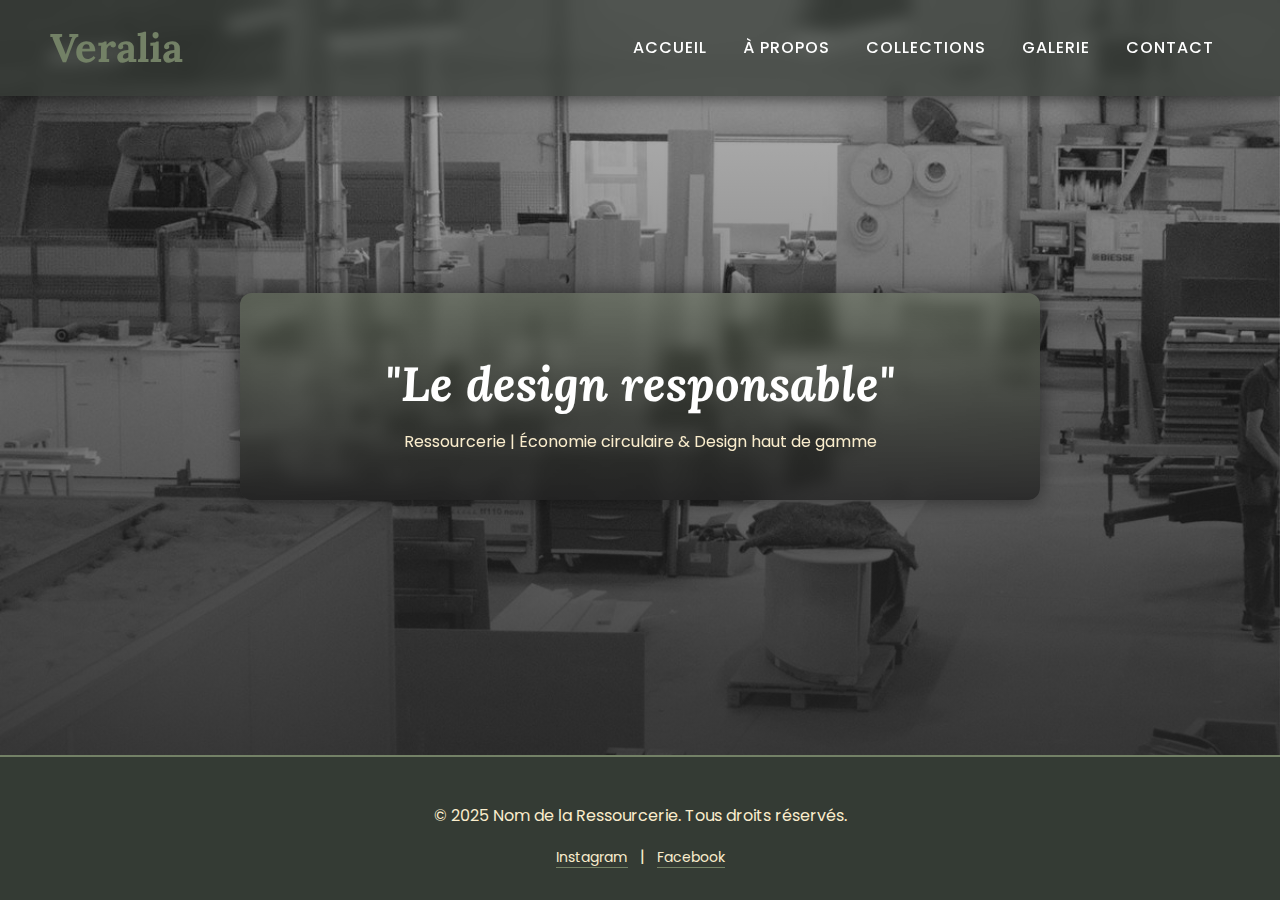
<file: index.html>
<!DOCTYPE html>
<html lang="fr">
<head>
    <meta charset="UTF-8">
    <meta name="viewport" content="width=device-width, initial-scale=1.0">
    <title>Nom de la Ressourcerie | Mobilier unique & éco-design</title>
    <link rel="stylesheet" href="style/style.css">
</head>
<body>
    <header class="header">
        <div class="logo">Veralia</div>
        <nav class="nav" aria-label="Navigation principale">
            <a href="index.html">Accueil</a>
            <a href="apropos.html">À propos</a>
            <a href="collections.html">Collections</a>
            <a href="galerie.html">Galerie</a>
            <a href="contact.html">Contact</a>
        </nav>
    </header>

    <br>
    <br>
    <br>

    <main>
        <section class="hero container">
            <h1><em>"Le design responsable"</em></h1>
            <p>Ressourcerie | Économie circulaire & Design haut de gamme</p>
        </section>
    </main>

    <footer class="footer">
        <p>&copy; 2025 Nom de la Ressourcerie. Tous droits réservés.</p>
        <div class="social-links">
            <a href="https://instagram.com" target="_blank">Instagram</a> | 
            <a href="https://facebook.com" target="_blank">Facebook</a>
        </div>
    </footer>
</body>
</html>
</file>
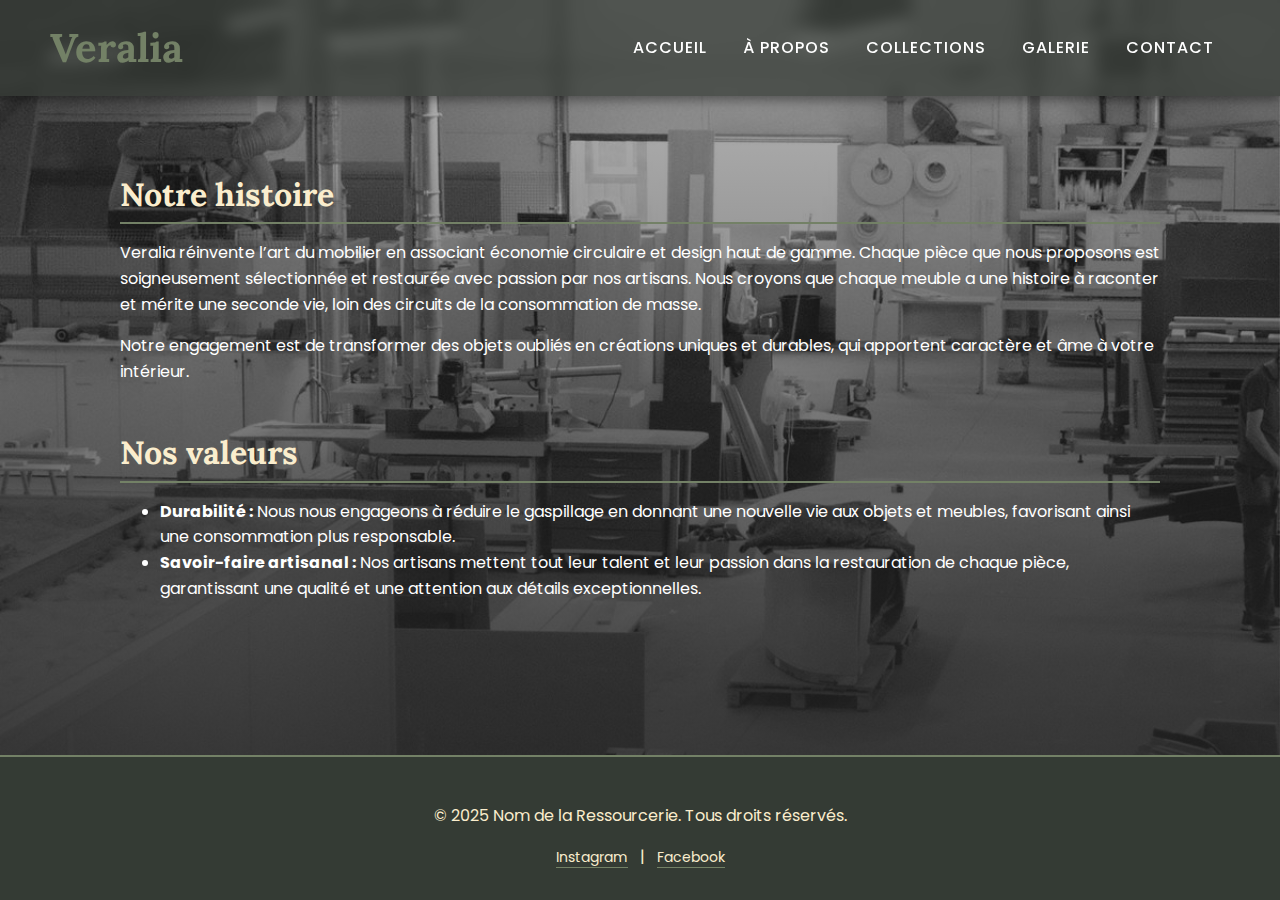
<file: apropos.html>
<!DOCTYPE html>
<html lang="fr">
<head>
    <meta charset="UTF-8">
    <meta name="viewport" content="width=device-width, initial-scale=1.0">
    <title>À propos de nous | Nom de la Ressourcerie</title>
    <link rel="stylesheet" href="style/style.css">
</head>
<body>
    <header class="header">
        <div class="logo">Veralia</div>
        <nav class="nav" aria-label="Navigation principale">
            <a href="index.html">Accueil</a>
            <a href="apropos.html">À propos</a>
            <a href="collections.html">Collections</a>
            <a href="galerie.html">Galerie</a>
            <a href="contact.html">Contact</a>
        </nav>
    </header>

    <main>
        <section class="container">
            <h2>Notre histoire</h2>
            <p>Veralia réinvente l’art du mobilier en associant économie circulaire et design haut de gamme. Chaque pièce que nous proposons est soigneusement sélectionnée et restaurée avec passion par nos artisans. Nous croyons que chaque meuble a une histoire à raconter et mérite une seconde vie, loin des circuits de la consommation de masse.</p>
            <p>Notre engagement est de transformer des objets oubliés en créations uniques et durables, qui apportent caractère et âme à votre intérieur.</p>

            <h2>Nos valeurs </h2>
            <ul aria-label="Nos valeurs fondamentales">
                <li><strong>Durabilité :</strong> Nous nous engageons à réduire le gaspillage en donnant une nouvelle vie aux objets et meubles, favorisant ainsi une consommation plus responsable.</li>
                <li><strong>Savoir-faire artisanal :</strong> Nos artisans mettent tout leur talent et leur passion dans la restauration de chaque pièce, garantissant une qualité et une attention aux détails exceptionnelles.</li>
            </ul>
        </section>
    </main>

    <footer class="footer">
        <p>&copy; 2025 Nom de la Ressourcerie. Tous droits réservés.</p>
        <div class="social-links">
            <a href="https://instagram.com" target="_blank">Instagram</a> | 
            <a href="https://facebook.com" target="_blank">Facebook</a>
        </div>
    </footer>
</body>
</html>
</file>
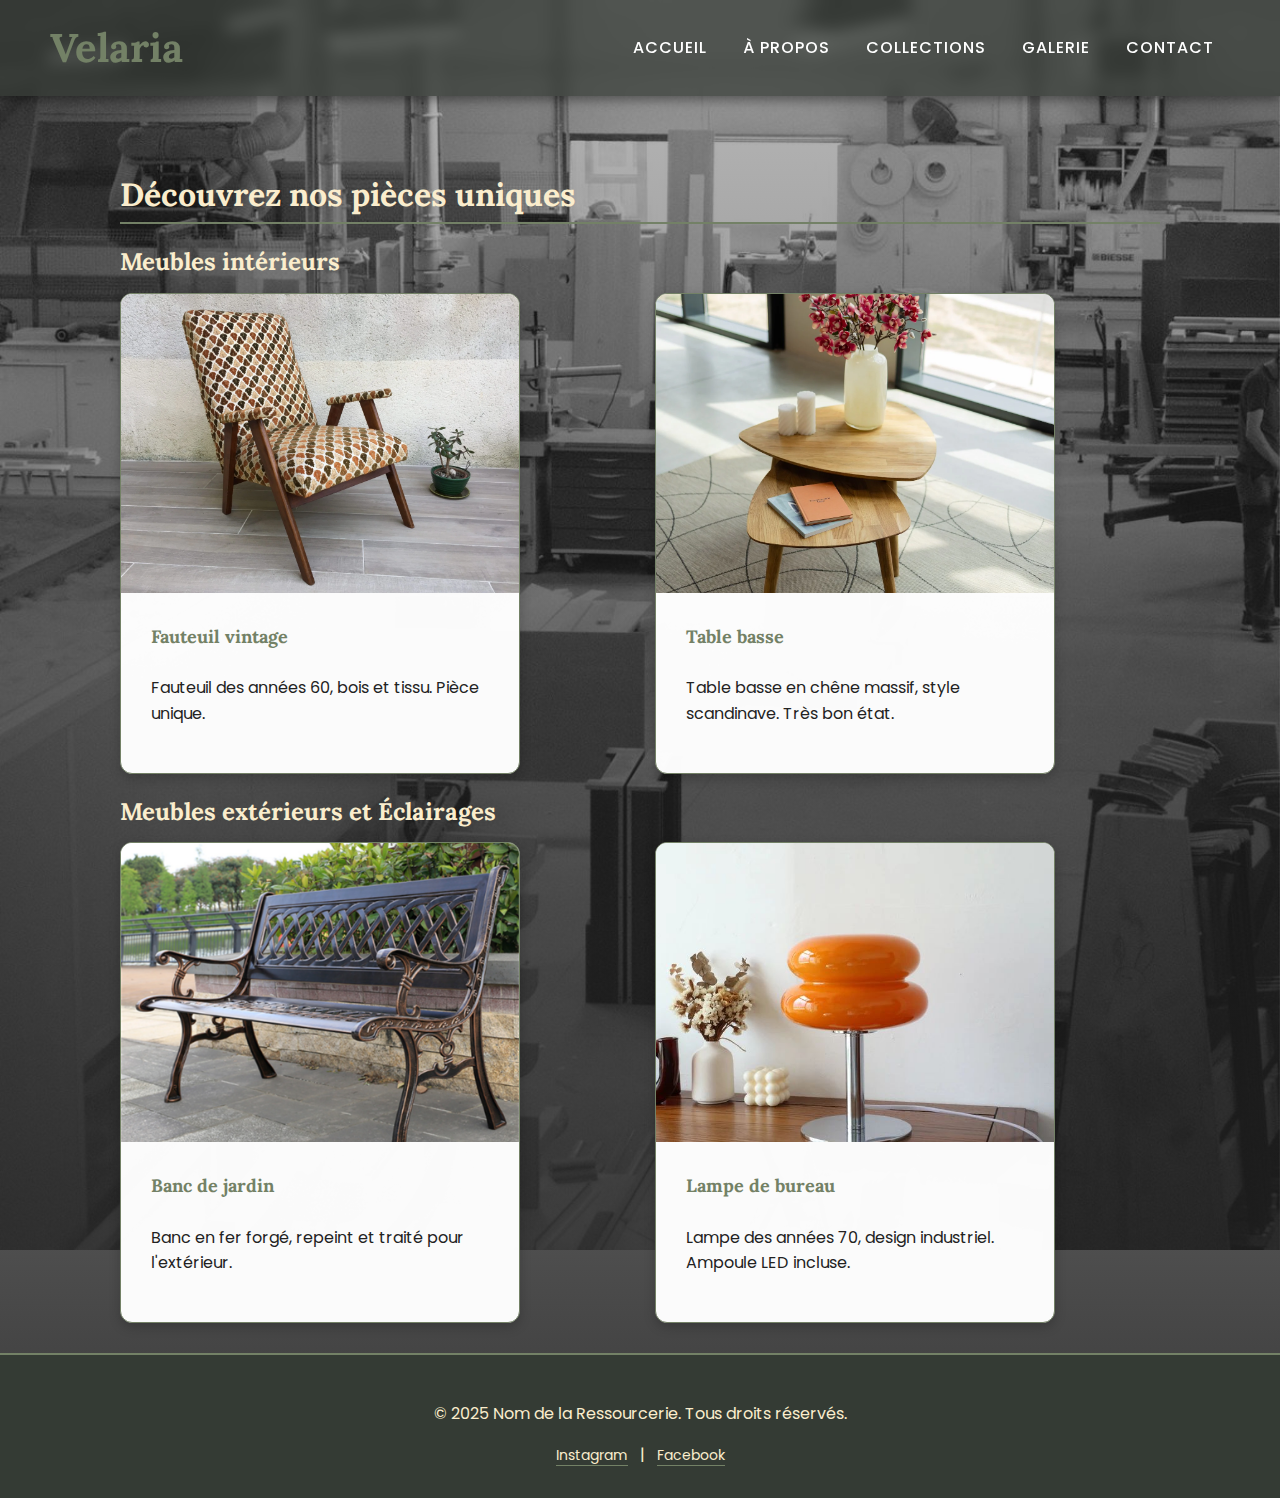
<file: collections.html>
<!DOCTYPE html>
<html lang="fr">
<head>
    <meta charset="UTF-8">
    <meta name="viewport" content="width=device-width, initial-scale=1.0">
    <title>Nos collections | Nom de la Ressourcerie</title>
    <link rel="stylesheet" href="style/style.css">
</head>
<body>
    <header class="header">
        <div class="logo">Velaria</div>
        <nav class="nav" aria-label="Navigation principale">
            <a href="index.html">Accueil</a>
            <a href="apropos.html">À propos</a>
            <a href="collections.html">Collections</a>
            <a href="galerie.html">Galerie</a>
            <a href="contact.html">Contact</a>
        </nav>
    </header>

    <main>
        <section class="container">
            <h2>Découvrez nos pièces uniques</h2>
            
            <h3>Meubles intérieurs</h3>
            <div class="grid-container">
                <div class="card">
                    <img class="card-img" src="style/fauteuil-annees-60-scaled.webp" alt="Fauteuil des années 60 restauré, bois et tissu." loading="lazy">
                    <div class="card-content">
                        <h4>Fauteuil vintage</h4>
                        <p>Fauteuil des années 60, bois et tissu. Pièce unique.</p>
                    </div>
                </div>
                <div class="card">
                    <img class="card-img" src="style/Table.webp" alt="Table basse en chêne massif style scandinave." loading="lazy">
                    <div class="card-content">
                        <h4>Table basse</h4>
                        <p>Table basse en chêne massif, style scandinave. Très bon état.</p>
                    </div>
                </div>
                </div>

            <h3>Meubles extérieurs et Éclairages</h3>
            <div class="grid-container">
                <div class="card">
                    <img class="card-img" src="style/Banc-de-parc.png" alt="Banc de jardin en fer forgé, repeint." loading="lazy">
                    <div class="card-content">
                        <h4>Banc de jardin</h4>
                        <p>Banc en fer forgé, repeint et traité pour l'extérieur.</p>
                    </div>
                </div>
                <div class="card">
                    <img class="card-img" src="style/Lampe_2.jpg" alt="Lampe de bureau des années 70, design industriel." loading="lazy">
                    <div class="card-content">
                        <h4>Lampe de bureau</h4>
                        <p>Lampe des années 70, design industriel. Ampoule LED incluse.</p>
                    </div>
                </div>
                </div>
        </section>
    </main>

    <footer class="footer">
        <p>&copy; 2025 Nom de la Ressourcerie. Tous droits réservés.</p>
        <div class="social-links">
            <a href="https://instagram.com" target="_blank">Instagram</a> | 
            <a href="https://facebook.com" target="_blank">Facebook</a>
        </div>
    </footer>
</body>
</html>
</file>
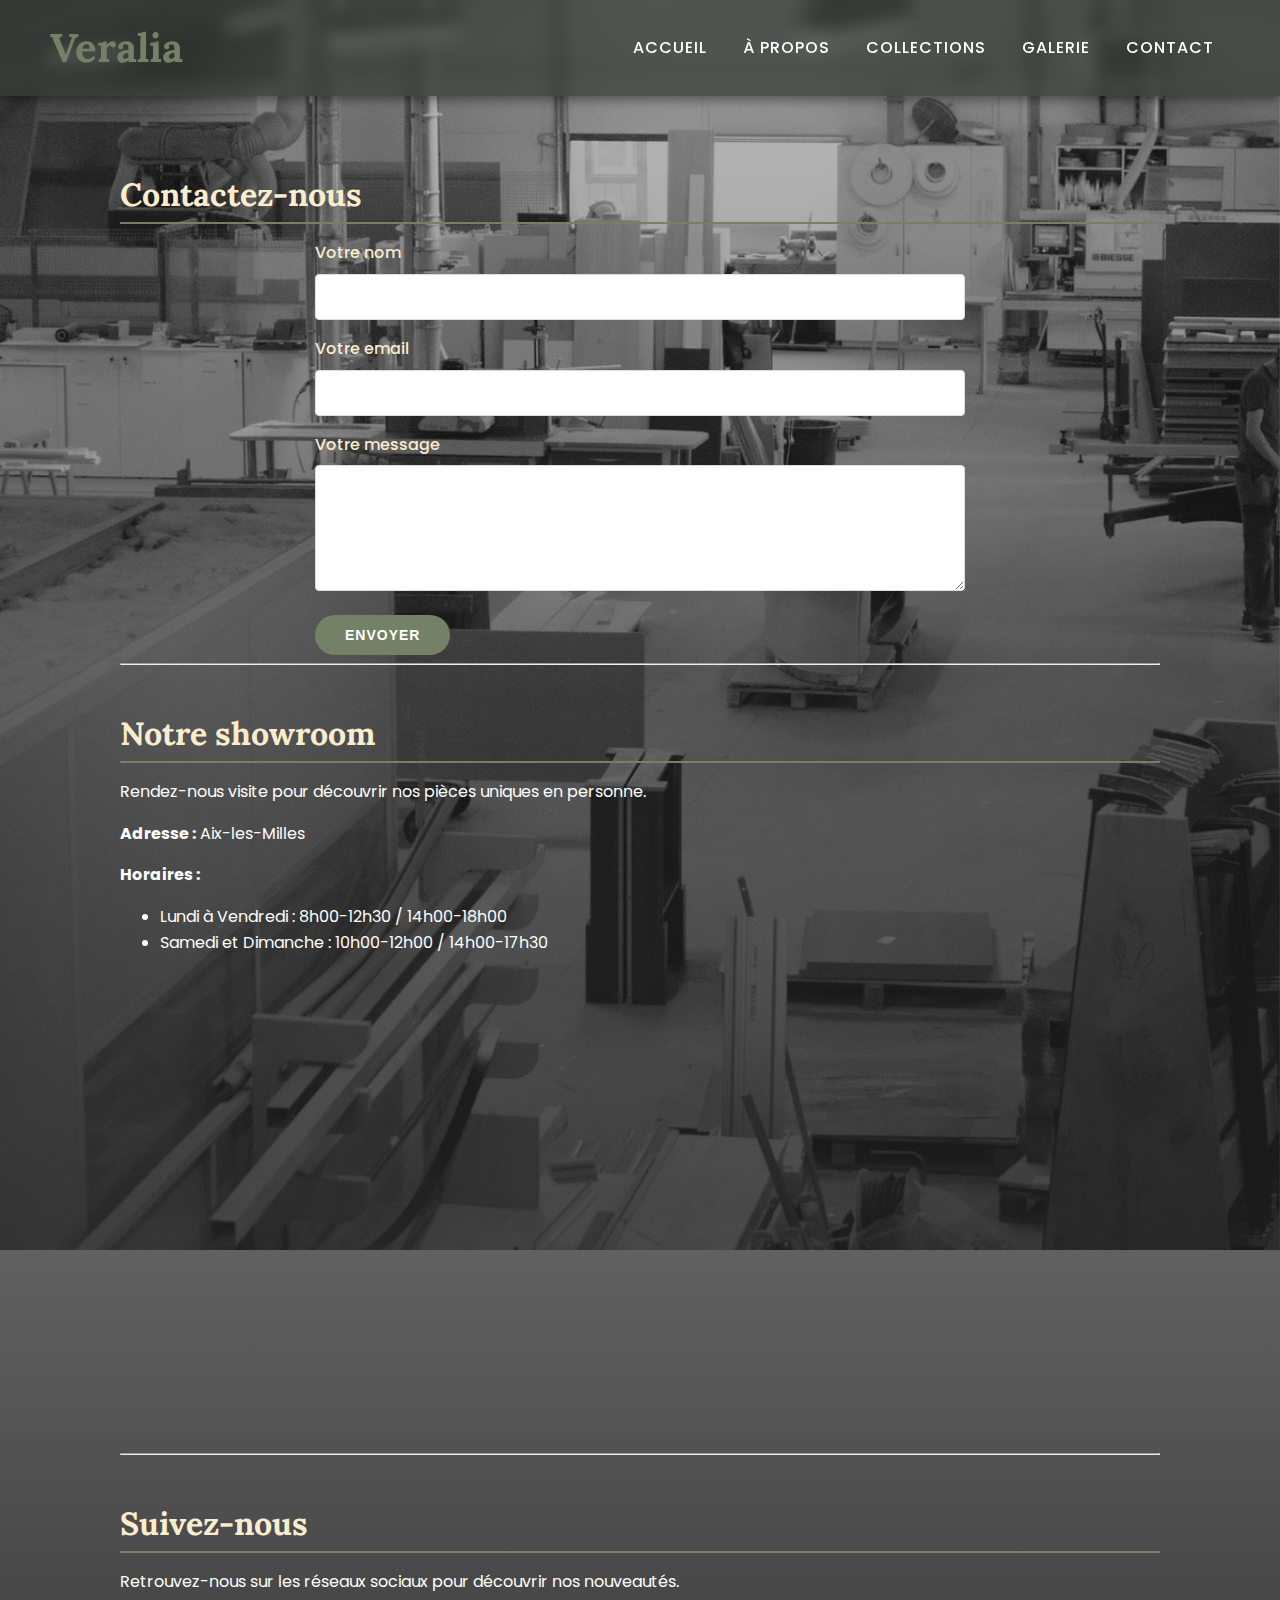
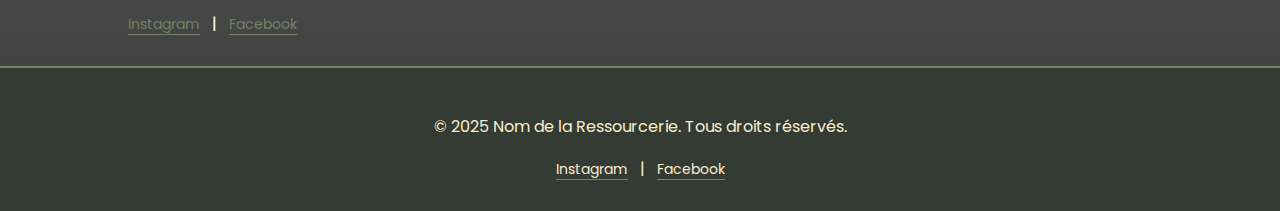
<file: contact.html>
<!DOCTYPE html>
<html lang="fr">
<head>
    <meta charset="UTF-8">
    <meta name="viewport" content="width=device-width, initial-scale=1.0">
    <title>Contact & Showroom | Nom de la Ressourcerie</title>
    <link rel="stylesheet" href="style/style.css">
</head>
<body>
    <header class="header">
        <div class="logo">Veralia</div>
        <nav class="nav" aria-label="Navigation principale">
            <a href="index.html">Accueil</a>
            <a href="apropos.html">À propos</a>
            <a href="collections.html">Collections</a>
            <a href="galerie.html">Galerie</a>
            <a href="contact.html">Contact</a>
        </nav>
    </header>

    <main>
        <section class="container">
            <h2>Contactez-nous</h2>
            <form class="contact-form" action="mailto:votreadresse@email.com" method="post" enctype="text/plain" id="contactForm">
                <div class="form-field">
                    <label for="name">Votre nom</label>
                    <input type="text" id="name" name="name" required>
                </div>
                <div class="form-field">
                    <label for="email">Votre email</label>
                    <input type="email" id="email" name="email" required>
                </div>
                <div class="form-field">
                    <label for="message">Votre message</label>
                    <textarea id="message" name="message" rows="5" required></textarea>
                </div>
                <button type="submit" class="submit-btn">Envoyer</button>
            </form>

            <!-- Message de confirmation caché -->
      <p id="thankYouMsg" style="display:none; margin-top:1.5rem; font-weight:600; color:#fff;">
        ✅ Merci de nous avoir contacté, nous reviendrons vers vous rapidement.
      </p>
            <hr>

            <h2>Notre showroom</h2>
            <p>Rendez-nous visite pour découvrir nos pièces uniques en personne.</p>
            <p><strong>Adresse :</strong> Aix-les-Milles</p>
            <p><strong>Horaires :</strong></p>
            <ul>
                <li>Lundi à Vendredi : 8h00-12h30 / 14h00-18h00</li>
                <li>Samedi et Dimanche : 10h00-12h00 / 14h00-17h30</li>
            </ul>

            <div style="margin-top: 2rem;">
                <!-- Écoconception: Ajout de loading="lazy" sur l'iframe pour un chargement différé de la carte -->
                <iframe 
                    title="Localisation du Showroom Veralia"
                    src="https://www.google.com/intl/fr-CA/maps/about/mymaps/" 
                    width="1040" 
                    height="450" 
                    style="border:0;" 
                    allowfullscreen="" 
                    loading="lazy" 
                    referrerpolicy="no-referrer-when-downgrade">
                </iframe>
            </div>

            <hr>

            <h2>Suivez-nous</h2>
            <p>Retrouvez-nous sur les réseaux sociaux pour découvrir nos nouveautés.</p>
            <div class="social-links">
                <a href="https://instagram.com" target="_blank">Instagram</a> | 
                <a href="https://facebook.com" target="_blank">Facebook</a>
            </div>
        </section>
    </main>

    <footer class="footer">
        <p>&copy; 2025 Nom de la Ressourcerie. Tous droits réservés.</p>
        <div class="social-links">
            <a href="https://instagram.com" target="_blank" rel="noopener noreferrer">Instagram</a> | 
            <a href="https://facebook.com" target="_blank" rel="noopener noreferrer">Facebook</a>
        </div>
    </footer>

     <!-- ===== SCRIPT JS ===== -->
  <script>
    const form = document.getElementById("contactForm"); // Sélectionne le formulaire
    const thankYouMsg = document.getElementById("thankYouMsg"); // Sélectionne le message de remerciement

    form.addEventListener("submit", function(e) { // Écoute l'événement de soumission de formulaire
      e.preventDefault(); // Empêche l'envoi "classique"
      form.style.display = "none"; // Cache le formulaire
      thankYouMsg.style.display = "block"; // Affiche le message
    });
  </script>

</body>
</html>
</file>
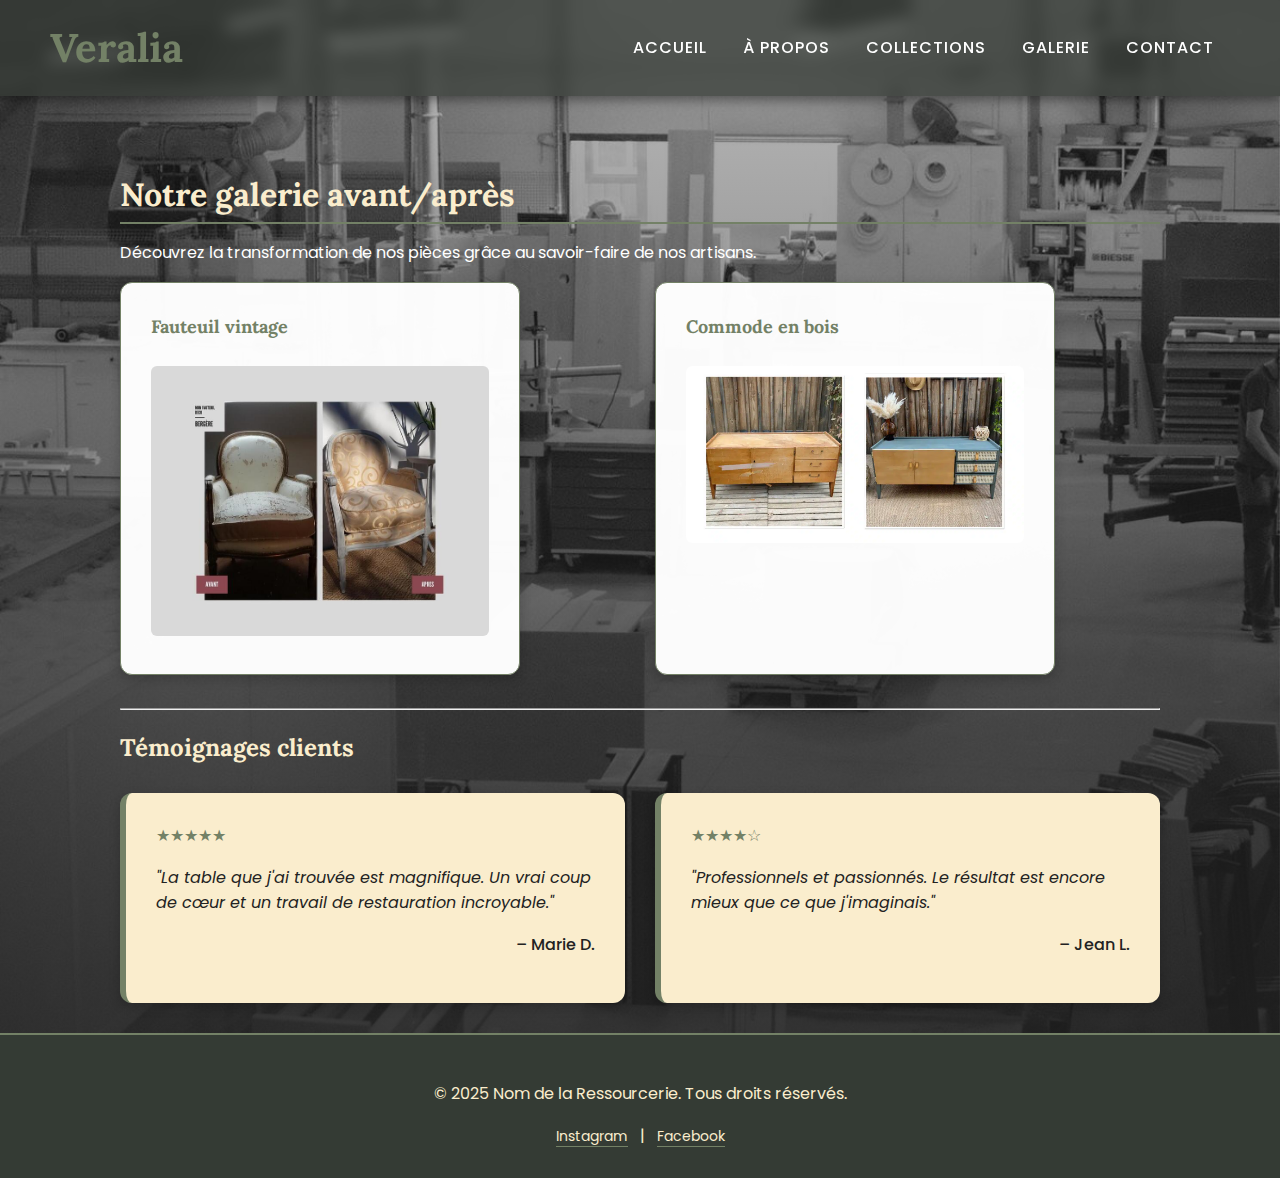
<file: galerie.html>
<!DOCTYPE html>
<html lang="fr">
<head>
    <meta charset="UTF-8">
    <meta name="viewport" content="width=device-width, initial-scale=1.0">
    <title>Galerie avant/après | Nom de la Ressourcerie</title>
    <link rel="stylesheet" href="style/style.css">
</head>
<body>
    <header class="header">
        <div class="logo">Veralia</div>
        <nav class="nav" aria-label="Navigation principale">
            <a href="index.html">Accueil</a>
            <a href="apropos.html">À propos</a>
            <a href="collections.html">Collections</a>
            <a href="galerie.html">Galerie</a>
            <a href="contact.html">Contact</a>
        </nav>
    </header>

    <main>
        <section class="container">
            <h2>Notre galerie avant/après</h2>
            <p>Découvrez la transformation de nos pièces grâce au savoir-faire de nos artisans.</p>
            
            <div class="grid-container">
                <div class="card before-after">
                    <div class="card-content">
                        <h4>Fauteuil vintage</h4>
                        <!-- Écoconception: Ajout de loading="lazy" et alt descriptif pour l'accessibilité -->
                        <img src="style/fauteil_avant-apres.jpg" alt="Photo avant/après du fauteuil vintage, montrant une restauration complète." loading="lazy">
                    </div>
                </div>
                <div class="card before-after">
                    <div class="card-content">
                        <h4>Commode en bois</h4>
                        <!-- Écoconception: Ajout de loading="lazy" et alt descriptif pour l'accessibilité -->
                        <img src="style/Meuble-renover-avec-du-cannage-avant-apres.webp" alt="Photo avant/après de la commode, montrant l'ajout d'un cannage." loading="lazy">
                    </div>
                </div>
            </div>
            <br>
            <hr>


            <h3>Témoignages clients</h3>
            <div class="testimonials">
                <div class="testimonial">
                    <div class="stars" aria-label="Cinq étoiles">★★★★★</div>
                    <p class="quote">"La table que j'ai trouvée est magnifique. Un vrai coup de cœur et un travail de restauration incroyable."</p>
                    <p class="author">– Marie D.</p>
                </div>

                <div class="testimonial">
                    <div class="stars" aria-label="Quatre étoiles">★★★★☆</div>
                    <p class="quote">"Professionnels et passionnés. Le résultat est encore mieux que ce que j'imaginais."</p>
                    <p class="author">– Jean L.</p>
                </div>
            </div>

        </section>
    </main>

    <footer class="footer">
        <p>&copy; 2025 Nom de la Ressourcerie. Tous droits réservés.</p>
        <div class="social-links">
            <a href="https://instagram.com" target="_blank" rel="noopener noreferrer">Instagram</a> | 
            <a href="https://facebook.com" target="_blank" rel="noopener noreferrer">Facebook</a>
        </div>
    </footer>
</body>
</html>
</file>
<file: style/style.css>
@import url('https://fonts.googleapis.com/css2?family=Poppins:wght@300;400;500&family=Lora:wght@400;700&display=swap');

:root {
    --color-dark: #fff;
    --color-light: #FAEDCD;
    --color-accent: #738166;
    --color-bg-dark: #343b34;
    --color-shadow: rgba(0, 0, 0, 0.2);

    --font-body: 'Poppins', sans-serif;
    --font-heading: 'Lora', serif;

    --space-xs: 0.5rem;
    --space-sm: 1rem;
    --space-md: 1.875rem;
    --space-lg: 3.125rem;

    --radius: 0.75rem;
    --shadow: 0 0.25rem 0.75rem var(--color-shadow);
    --shadow-hover: 0 0.375rem 1.125rem rgba(115, 129, 102, 0.4);
    --transition: all 0.3s ease;
}

* {
    box-sizing: border-box;
}

body {
    font-family: var(--font-body);
    font-size: 100%;
    color: var(--color-dark);
    background:
        linear-gradient(rgba(34, 34, 34, 0.3), rgba(34, 34, 34, 0.9)), 
        url('menu-photo-2.jpg') center/cover no-repeat fixed;
    line-height: 1.6;
    margin: 0;
    padding: 0;
    display: flex;
    flex-direction: column;
    min-height: 100vh;
    animation: zoom-in 10s ease-out forwards;
}

@keyframes zoom-in {
    from { background-size: 110% auto; }
    to  { background-size: 100% auto; }
}

.container {
    max-width: 68.75rem;
    margin: 0 auto;
    padding: var(--space-md);
}

section {
    margin: var(--space-lg) auto;
}

h1, h2, h3 {
    font-family: var(--font-heading);
    font-weight: 700;
    color: var(--color-light);
    line-height: 1.2;
}

h1 {
    font-size: 3rem;
    margin-bottom: var(--space-sm);
}

h2 {
    font-size: 2rem;
    margin: var(--space-lg) 0 var(--space-sm);
    border-bottom: 0.125rem solid var(--color-accent);
    padding-bottom: var(--space-xs);
    color: var(--color-light);
}

h3 {
    font-size: 1.5rem;
    margin-bottom: var(--space-sm);
}

p {
    margin-bottom: var(--space-sm);
}

a {
    color: var(--color-accent);
    text-decoration: none;
    border-bottom: 0.0625rem solid var(--color-accent);
    transition: var(--transition);
}

a:hover {
    color: var(--color-accent);
    border-bottom-color: transparent;
}

a:focus-visible {
    outline: 2px solid var(--color-light);
    outline-offset: 2px;
}

.header {
    padding: var(--space-sm) var(--space-lg);
    display: flex;
    justify-content: space-between;
    align-items: center;
    background-color: rgba(52, 59, 52, 0.7); 
    backdrop-filter: blur(8px);
    -webkit-backdrop-filter: blur(8px);
    position: sticky;
    top: 0;
    z-index: 10;
    box-shadow: 0 0.25rem 0.625rem rgba(0, 0, 0, 0.4);
    border-bottom: none;
}

.logo {
    font-family: var(--font-heading);
    font-size: 2.5rem;
    font-weight: 700;
    color: var(--color-accent);
    transition: transform 0.3s ease;
}

.logo:hover {
    transform: scale(1.05);
}

.nav a {
    margin: 0 var(--space-sm);
    text-transform: uppercase;
    letter-spacing: 0.0625rem;
    font-size: 1rem;
    font-weight: 500;
    color: var(--color-dark);
    border-bottom: none;
    position: relative;
    transition: var(--transition);
}

.nav a::after {
    content: "";
    position: absolute;
    width: 0;
    height: 0.125rem;
    left: 0;
    bottom: -0.25rem;
    background-color: var(--color-accent);
    transition: width 0.3s ease;
}

.nav a:hover::after, .nav a:focus-visible::after { width: 100%; }
.nav a:hover { color: var(--color-light); }

.footer {
    text-align: center;
    padding: var(--space-md);
    margin-top: auto;
    background-color: var(--color-bg-dark);
    color: var(--color-light);
    border-top: 0.125rem solid var(--color-accent);
}

.footer a {
    color: var(--color-light);
    border-bottom: 0.0625rem solid var(--color-accent);
    transition: var(--transition);
}

.footer a:hover { color: var(--color-accent); }

.social-links a {
    font-size: 0.875rem;
    margin: 0 var(--space-xs);
}

.hero {
    position: relative;
    text-align: center;
    margin: 7.5rem auto;
    max-width: 50rem;
    border-radius: var(--radius);
    background: linear-gradient(rgba(115, 129, 102, 0.4), rgba(34, 34, 34, 0.8));
    backdrop-filter: blur(8px);
    -webkit-backdrop-filter: blur(8px);
    color: var(--color-light);
    padding: var(--space-md);
    box-shadow: 0 0 20px rgba(0, 0, 0, 0.5);
}

.hero h1 { color: #fff; }
.hero p { color: var(--color-light); }

.grid-container {
    display: grid;
    grid-template-columns: repeat(auto-fit, minmax(18.75rem, 1fr));
    gap: var(--space-md);
    place-content: center; 
}

.card {
    background-color: rgba(255,255,255,0.98); 
    border: 0.0625rem solid var(--color-accent);
    border-radius: var(--radius);
    overflow: hidden;
    box-shadow: var(--shadow);
    transition: transform 0.3s ease, box-shadow 0.3s ease;
    color: #222;
    max-width: 25rem;
    width: 100%; 
}

.card:hover {
    transform: translateY(-0.5rem);
    border-color: var(--color-accent);
    box-shadow: var(--shadow-hover);
}

.card-img {
    width: 100%;
    height: auto; 
    aspect-ratio: 4 / 3;
    object-fit: cover;
    display: block;
    max-width: 100%;
}

.card-content { padding: var(--space-md); }

.card-content h4 {
    margin-top: 0;
    font-size: 1.125rem;
    font-family: var(--font-heading);
    color: var(--color-accent);
}

.before-after {
    display: flex;
    flex-direction: column;
    gap: var(--space-sm);
}

.before-after img {
    width: 100%;
    border-radius: 0.375rem;
}

.contact-form {
    max-width: 40.625rem;
    margin: 0 auto;
}

.form-field { margin-bottom: var(--space-sm); }

.form-field label {
    display: block;
    font-weight: 500;
    margin-bottom: var(--space-xs);
    color: var(--color-light);
}

.form-field input,
.form-field textarea {
    width: 100%;
    padding: 0.75rem;
    border: 0.0625rem solid #ddd;
    border-radius: 0.25rem;
    font-family: var(--font-body);
    color: #222;
    background-color: #fff;
    transition: var(--transition);
}

.form-field input:focus,
.form-field textarea:focus {
    outline: none;
    border-color: var(--color-accent);
    box-shadow: 0 0 5px rgba(115, 129, 102, 0.5);
}

.submit-btn {
    display: inline-block;
    padding: 0.75rem 1.875rem;
    background-color: var(--color-accent);
    color: #fff;
    border: none;
    border-radius: 3.125rem;
    font-size: 0.875rem;
    font-weight: 600;
    text-transform: uppercase;
    letter-spacing: 0.0625rem;
    cursor: pointer;
    transition: var(--transition);
}

.submit-btn:hover {
    background-color: #5b684f;
    box-shadow: 0 0 0.625rem rgba(115, 129, 102, 0.5);
}

.testimonials {
    display: grid;
    grid-template-columns: repeat(auto-fit, minmax(17.5rem, 1fr));
    gap: var(--space-md);
    margin-top: var(--space-md);
}

.testimonial {
    background-color: var(--color-light);
    border-left: 0.375rem solid var(--color-accent);
    border-radius: var(--radius);
    padding: var(--space-md);
    box-shadow: var(--shadow);
    transition: transform 0.3s ease, box-shadow 0.3s ease;
    color: #222;
}

.testimonial:hover {
    transform: translateY(-0.3125rem);
    box-shadow: var(--shadow-hover);
}

.stars {
    font-size: 1rem;
    color: var(--color-accent);
    margin-bottom: var(--space-xs);
}

.quote { font-style: italic; margin-bottom: var(--space-sm); }
.author { font-weight: 500; color: #222; text-align: right; }

@media (max-width: 600px) {
    .header {
        flex-direction: column;
        padding: var(--space-sm);
        text-align: center;
        position: static; 
    }

    .nav { margin-top: var(--space-sm); }
    .nav a { margin: 0 var(--space-xs); font-size: 0.9rem; }
    
    .logo { font-size: 2rem; }

    h1 { font-size: 2.5rem; }
    h2 { font-size: 1.5rem; }

    .hero { margin: 5rem auto; }

    .container { padding: var(--space-sm); }
    
    .card {
        max-width: 100%;
    }
}
</file>
